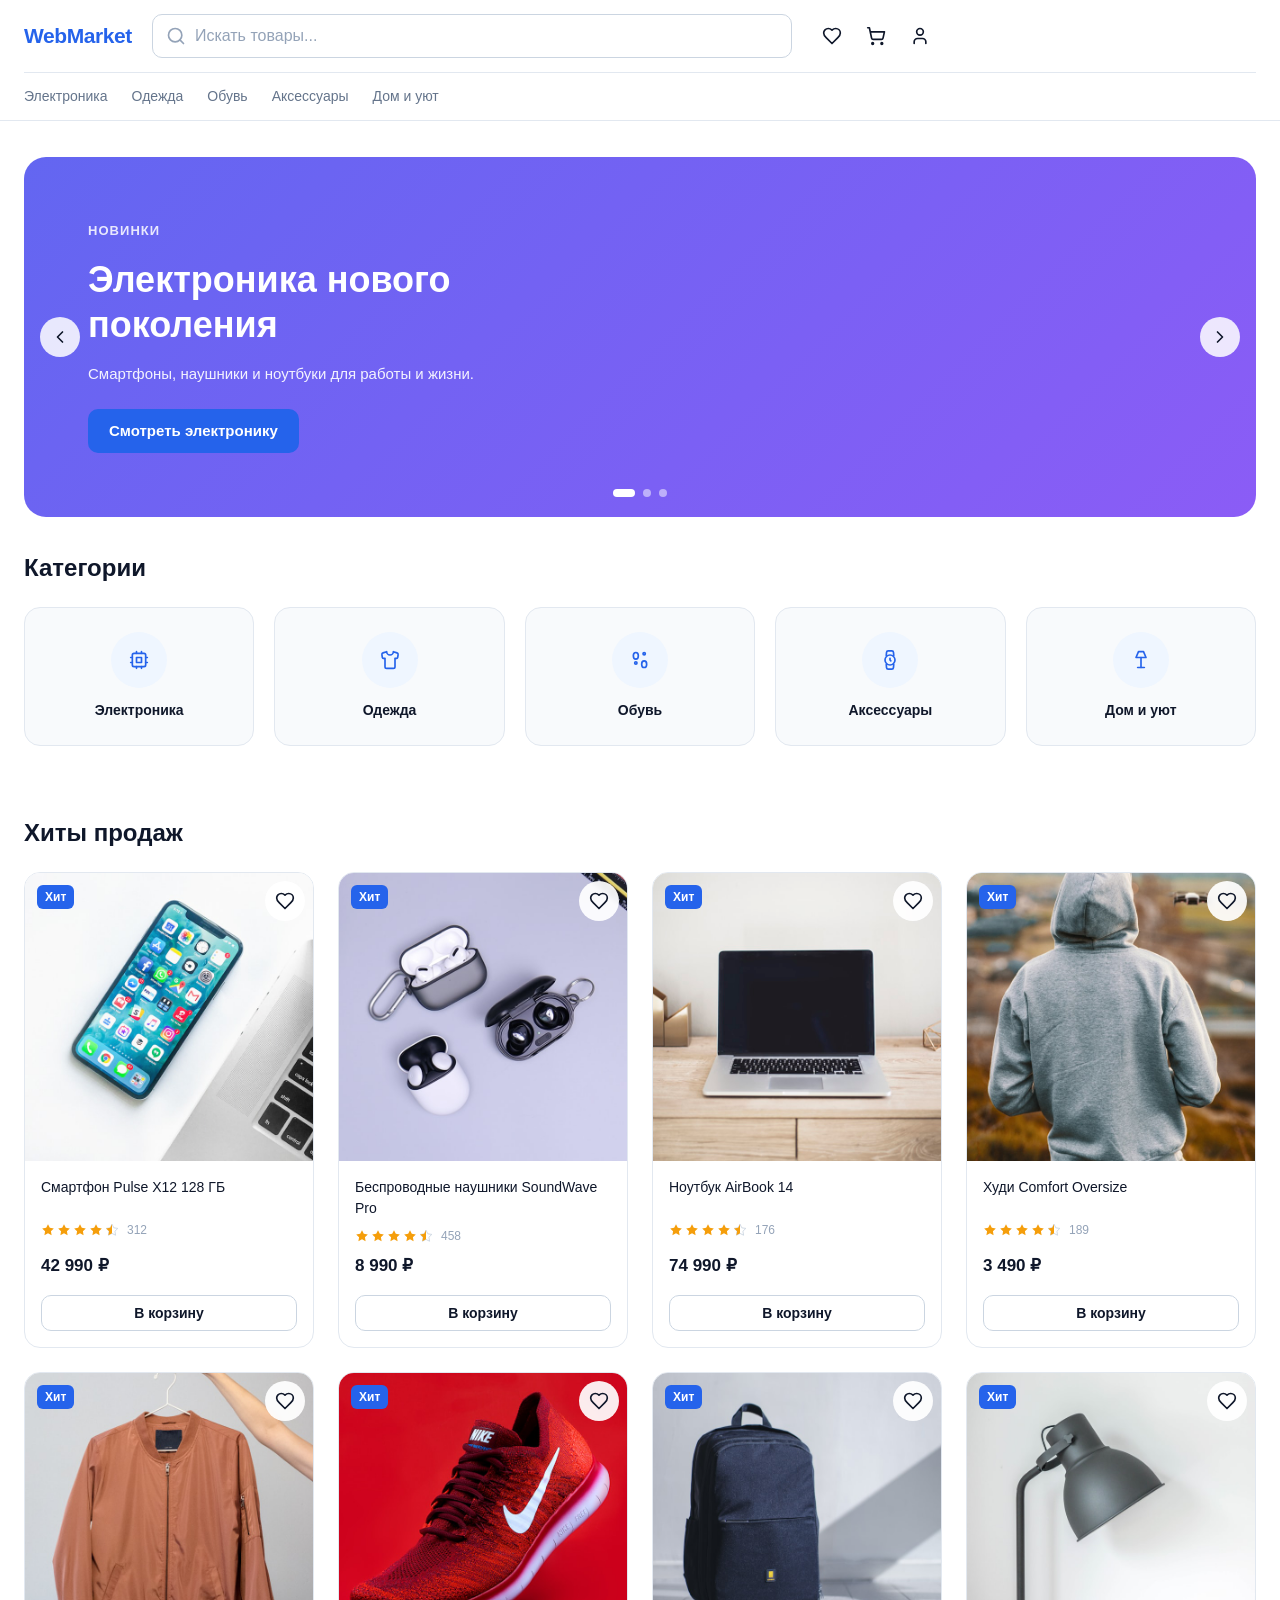
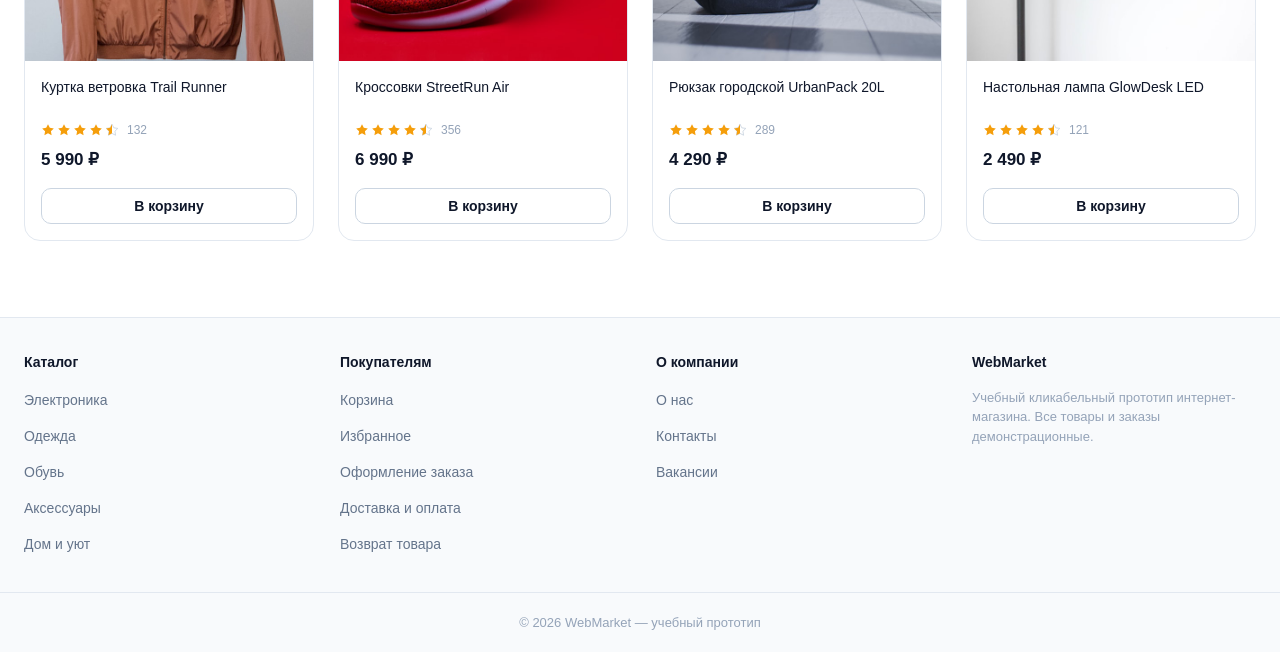
<file: index.html>
<!DOCTYPE html>
<html lang="ru">
<head>
<meta charset="UTF-8">
<meta name="viewport" content="width=device-width, initial-scale=1.0">
<title>WebMarket — интернет-магазин</title>
<link rel="icon" href="data:,">
<link rel="stylesheet" href="css/style.css">
</head>
<body>
<div id="site-header"></div>
<main id="main-content" class="container"></main>
<div id="site-footer"></div>
<script defer src="js/products.js"></script>
<script defer src="js/state.js"></script>
<script defer src="js/app.js"></script>
<script defer src="js/index.js"></script>
</body>
</html>
</file>
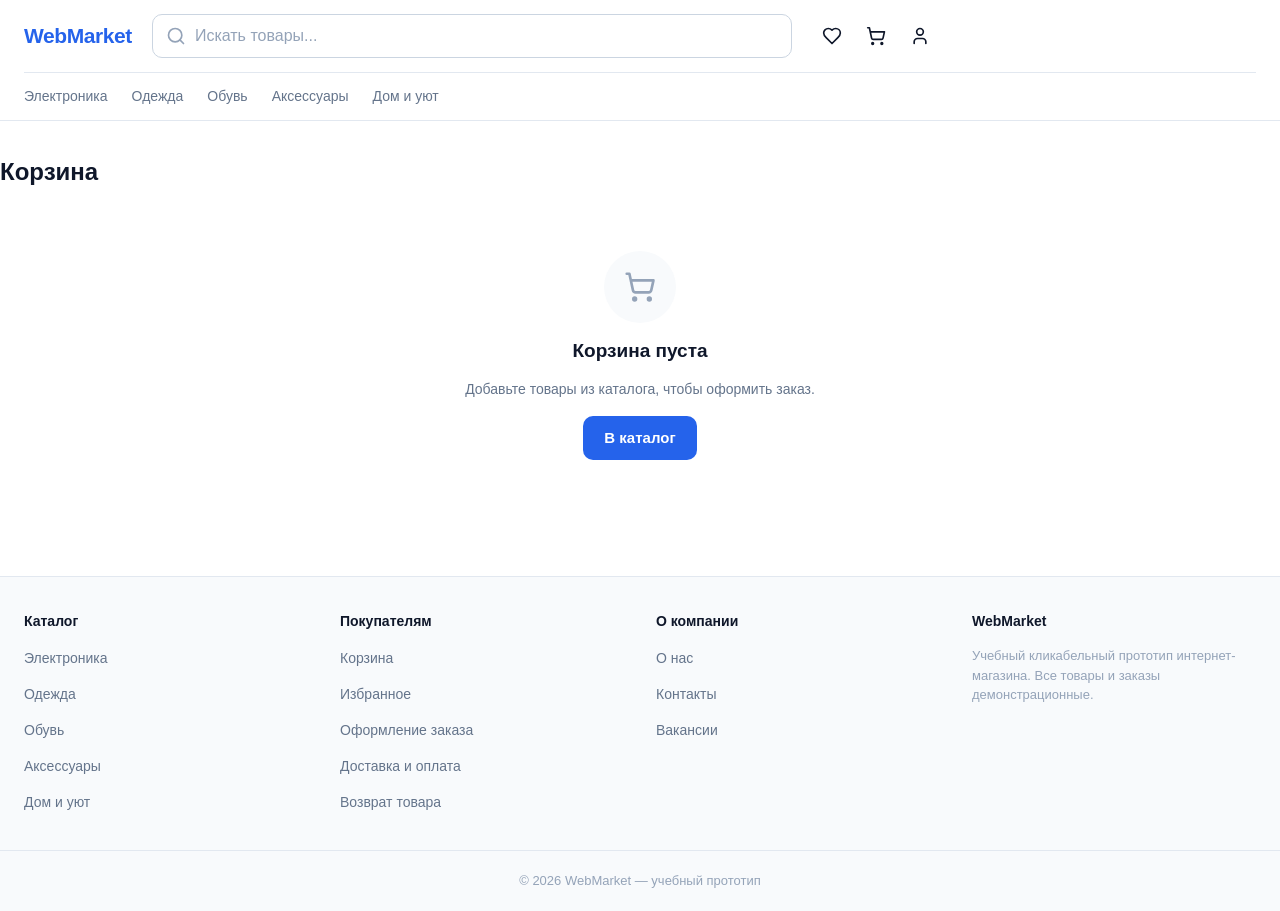
<file: cart.html>
<!DOCTYPE html>
<html lang="ru">
<head>
<meta charset="UTF-8">
<meta name="viewport" content="width=device-width, initial-scale=1.0">
<title>Корзина — WebMarket</title>
<link rel="icon" href="data:,">
<link rel="stylesheet" href="css/style.css">
</head>
<body>
<div id="site-header"></div>
<main id="main-content" class="container section"></main>
<div id="site-footer"></div>
<script defer src="js/products.js"></script>
<script defer src="js/state.js"></script>
<script defer src="js/app.js"></script>
<script defer src="js/cart.js"></script>
</body>
</html>
</file>
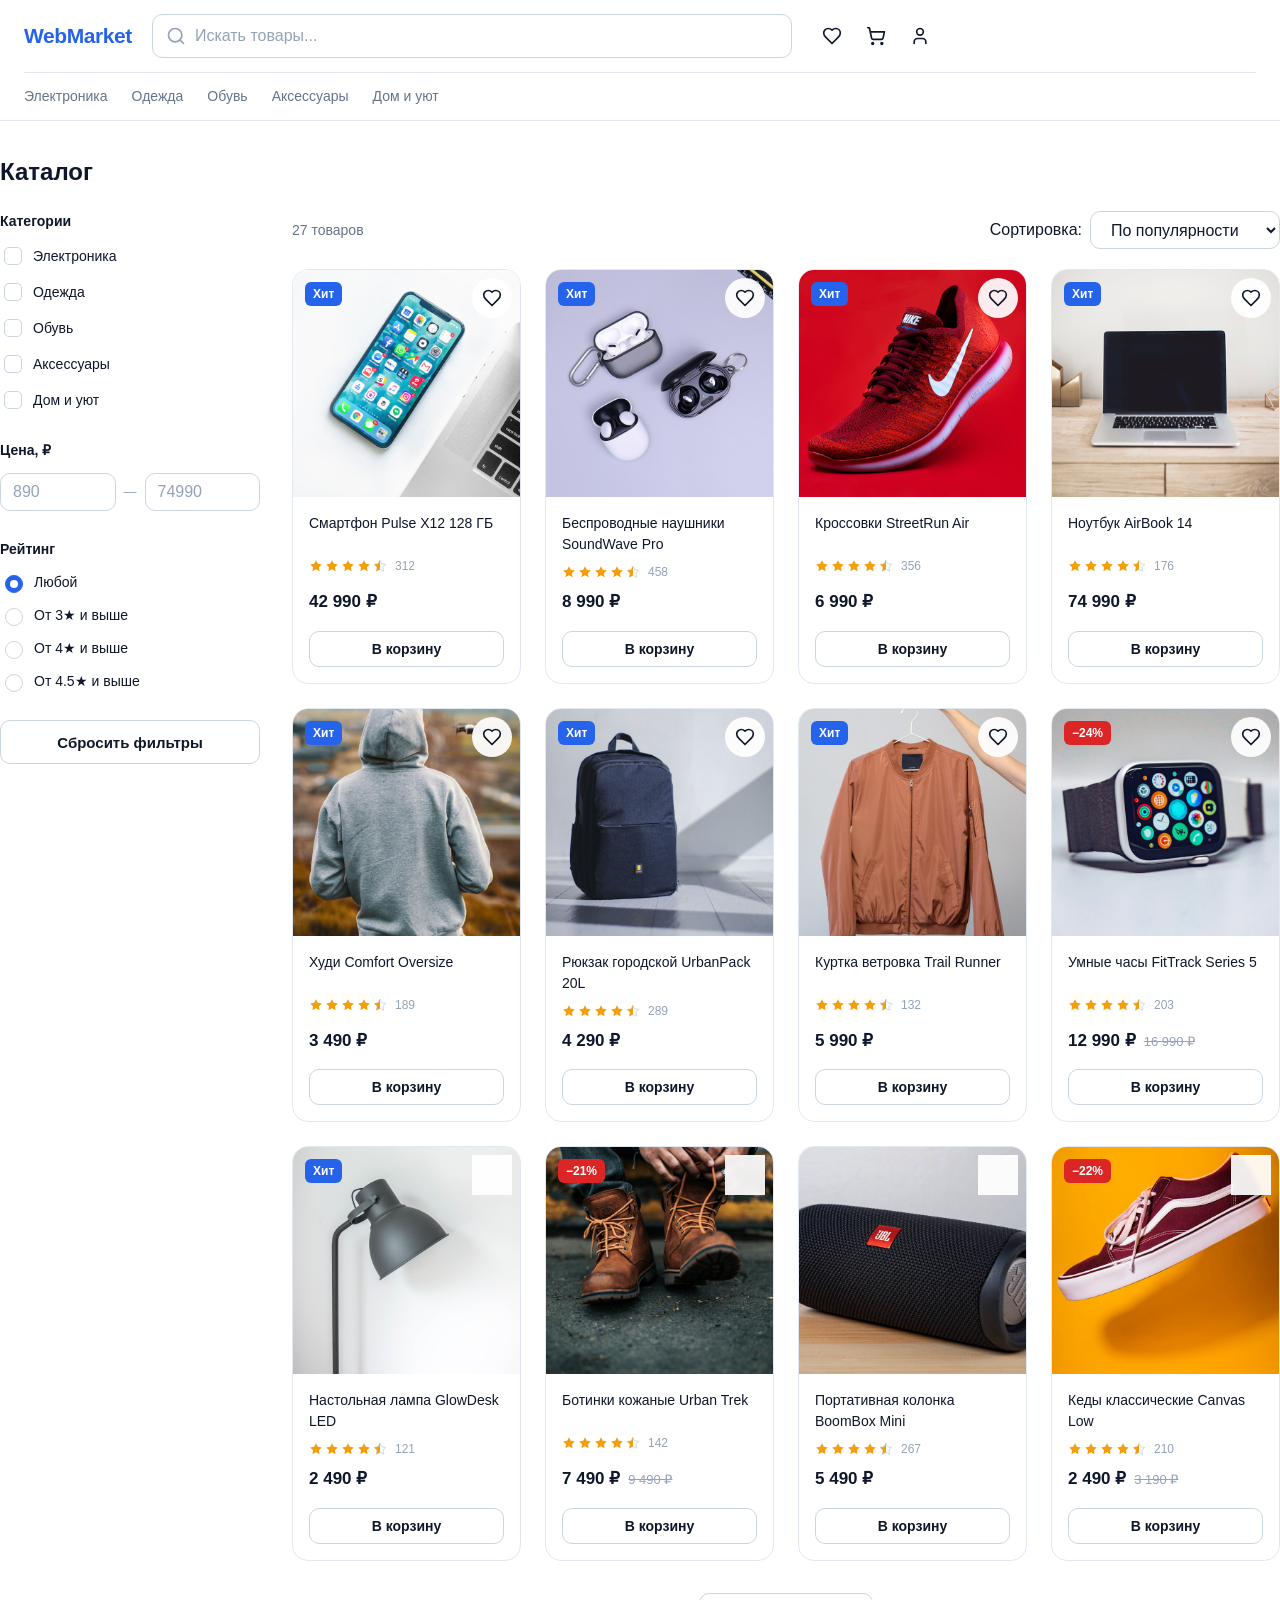
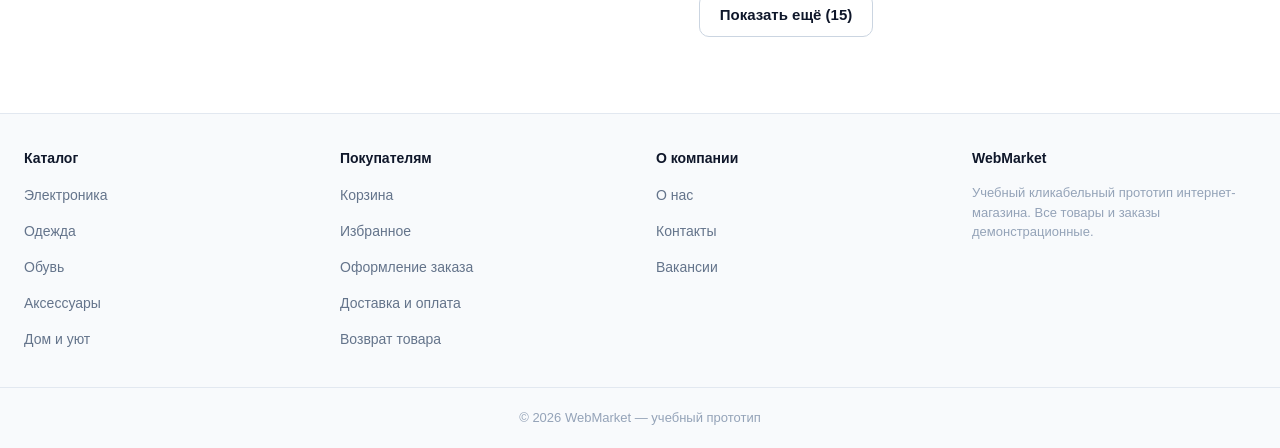
<file: catalog.html>
<!DOCTYPE html>
<html lang="ru">
<head>
<meta charset="UTF-8">
<meta name="viewport" content="width=device-width, initial-scale=1.0">
<title>Каталог — WebMarket</title>
<link rel="icon" href="data:,">
<link rel="stylesheet" href="css/style.css">
</head>
<body>
<div id="site-header"></div>
<main id="main-content" class="container section"></main>
<div id="site-footer"></div>
<script defer src="js/products.js"></script>
<script defer src="js/state.js"></script>
<script defer src="js/app.js"></script>
<script defer src="js/catalog.js"></script>
</body>
</html>
</file>
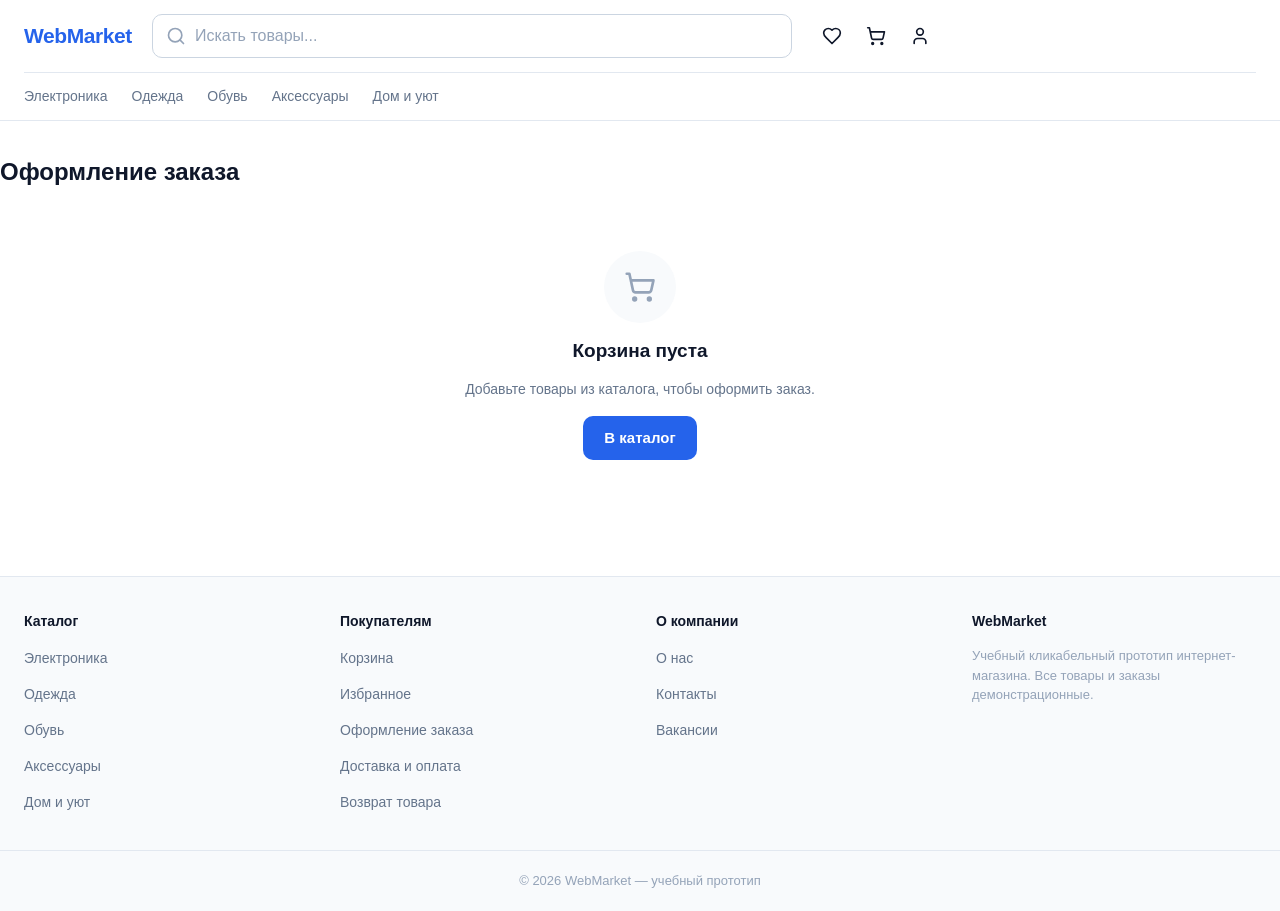
<file: checkout.html>
<!DOCTYPE html>
<html lang="ru">
<head>
<meta charset="UTF-8">
<meta name="viewport" content="width=device-width, initial-scale=1.0">
<title>Оформление заказа — WebMarket</title>
<link rel="icon" href="data:,">
<link rel="stylesheet" href="css/style.css">
</head>
<body>
<div id="site-header"></div>
<main id="main-content" class="container section"></main>
<div id="site-footer"></div>
<script defer src="js/products.js"></script>
<script defer src="js/state.js"></script>
<script defer src="js/app.js"></script>
<script defer src="js/checkout.js"></script>
</body>
</html>
</file>
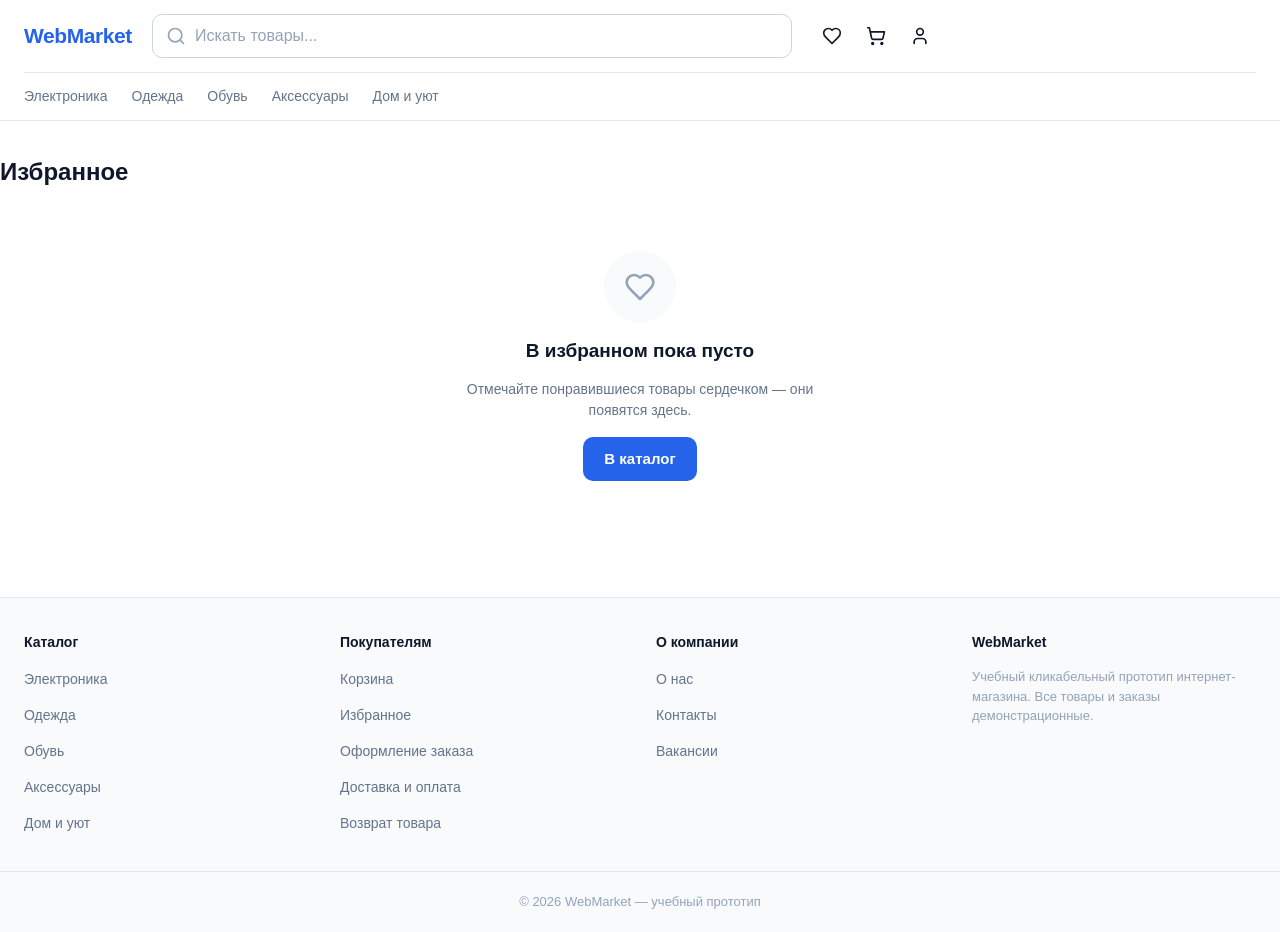
<file: favorites.html>
<!DOCTYPE html>
<html lang="ru">
<head>
<meta charset="UTF-8">
<meta name="viewport" content="width=device-width, initial-scale=1.0">
<title>Избранное — WebMarket</title>
<link rel="icon" href="data:,">
<link rel="stylesheet" href="css/style.css">
</head>
<body>
<div id="site-header"></div>
<main id="main-content" class="container section"></main>
<div id="site-footer"></div>
<script defer src="js/products.js"></script>
<script defer src="js/state.js"></script>
<script defer src="js/app.js"></script>
<script defer src="js/favorites.js"></script>
</body>
</html>
</file>
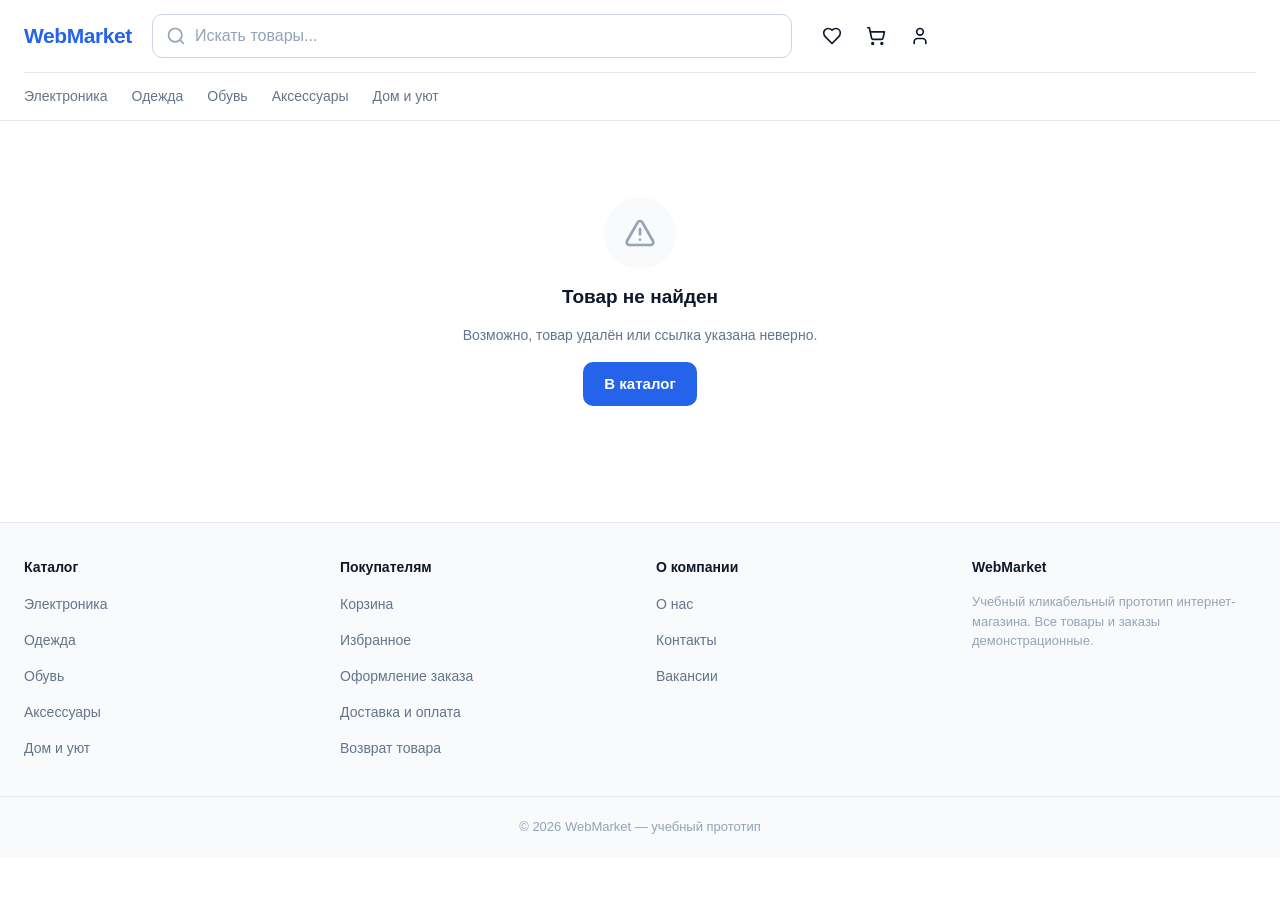
<file: product.html>
<!DOCTYPE html>
<html lang="ru">
<head>
<meta charset="UTF-8">
<meta name="viewport" content="width=device-width, initial-scale=1.0">
<title>Товар — WebMarket</title>
<link rel="icon" href="data:,">
<link rel="stylesheet" href="css/style.css">
</head>
<body>
<div id="site-header"></div>
<main id="main-content" class="container section"></main>
<div id="site-footer"></div>
<script defer src="js/products.js"></script>
<script defer src="js/state.js"></script>
<script defer src="js/app.js"></script>
<script defer src="js/product.js"></script>
</body>
</html>
</file>
<file: css/style.css>
/* ==========================================================================
   WebMarket — design tokens & styles
   ========================================================================== */

:root {
  --color-accent: #2563eb;
  --color-accent-hover: #1d4ed8;
  --color-accent-active: #1e40af;
  --color-accent-soft: #eff6ff;
  --color-accent-soft-hover: #dbeafe;

  --color-danger: #dc2626;
  --color-danger-hover: #b91c1c;
  --color-danger-soft: #fef2f2;

  --color-success: #16a34a;
  --color-success-soft: #f0fdf4;

  --color-warning: #d97706;
  --color-warning-soft: #fffbeb;

  --color-bg: #ffffff;
  --color-bg-subtle: #f8fafc;
  --color-surface: #ffffff;
  --color-border: #e2e8f0;
  --color-border-strong: #cbd5e1;

  --color-text: #0f172a;
  --color-text-secondary: #64748b;
  --color-text-muted: #94a3b8;
  --color-text-on-accent: #ffffff;

  --radius-sm: 6px;
  --radius-md: 10px;
  --radius-lg: 16px;
  --radius-xl: 22px;
  --radius-full: 999px;

  --shadow-sm: 0 1px 2px rgba(15, 23, 42, .06), 0 1px 1px rgba(15, 23, 42, .04);
  --shadow-md: 0 6px 16px rgba(15, 23, 42, .08), 0 2px 4px rgba(15, 23, 42, .04);
  --shadow-lg: 0 16px 40px rgba(15, 23, 42, .14), 0 4px 10px rgba(15, 23, 42, .06);

  --sp-1: 4px;
  --sp-2: 8px;
  --sp-3: 12px;
  --sp-4: 16px;
  --sp-5: 20px;
  --sp-6: 24px;
  --sp-7: 28px;
  --sp-8: 32px;
  --sp-9: 36px;
  --sp-10: 40px;

  --font: -apple-system, BlinkMacSystemFont, "Segoe UI", Roboto, Helvetica, Arial, sans-serif;
  --header-height: 120px;
  --container-w: 1280px;
  --transition: 160ms ease;
}

/* ==========================================================================
   Reset & base
   ========================================================================== */

*, *::before, *::after { box-sizing: border-box; }

/* author display rules (flex/grid) must never override the hidden attribute */
[hidden] { display: none !important; }

html { -webkit-text-size-adjust: 100%; }

body {
  margin: 0;
  font-family: var(--font);
  font-weight: 400;
  color: var(--color-text);
  background: var(--color-bg);
  line-height: 1.5;
  -webkit-font-smoothing: antialiased;
}

h1, h2, h3, h4, h5, h6 { margin: 0; font-weight: 600; line-height: 1.25; }
p { margin: 0; }
ul { margin: 0; padding: 0; list-style: none; }
a { color: inherit; text-decoration: none; }
button { font-family: inherit; }
img { max-width: 100%; display: block; }
input, select, textarea { font-family: inherit; font-size: inherit; color: inherit; }
table { border-collapse: collapse; width: 100%; }

.container {
  max-width: var(--container-w);
  margin: 0 auto;
  padding: 0 var(--sp-6);
}

main { display: block; min-height: 40vh; }

.visually-hidden {
  position: absolute;
  width: 1px; height: 1px;
  padding: 0; margin: -1px;
  overflow: hidden;
  clip: rect(0, 0, 0, 0);
  white-space: nowrap;
  border: 0;
}

:focus-visible {
  outline: 2px solid var(--color-accent);
  outline-offset: 2px;
}

.overflow-wrap-anywhere { overflow-wrap: anywhere; }

svg.icon { width: 20px; height: 20px; flex: none; display: block; }

/* ==========================================================================
   Buttons
   ========================================================================== */

.btn {
  display: inline-flex;
  align-items: center;
  justify-content: center;
  gap: var(--sp-2);
  height: 44px;
  padding: 0 var(--sp-5);
  border-radius: var(--radius-md);
  border: 1px solid transparent;
  font-size: 15px;
  font-weight: 600;
  cursor: pointer;
  transition: background var(--transition), border-color var(--transition), color var(--transition), box-shadow var(--transition), opacity var(--transition);
  white-space: nowrap;
}

.btn-block { width: 100%; }
.btn-sm { height: 36px; padding: 0 var(--sp-4); font-size: 14px; }
.btn-lg { height: 52px; padding: 0 var(--sp-7); font-size: 16px; }

.btn-primary {
  background: var(--color-accent);
  color: var(--color-text-on-accent);
}
.btn-primary:hover { background: var(--color-accent-hover); }
.btn-primary:active { background: var(--color-accent-active); }

.btn-secondary {
  background: var(--color-surface);
  color: var(--color-text);
  border-color: var(--color-border-strong);
}
.btn-secondary:hover { background: var(--color-bg-subtle); border-color: var(--color-text-muted); }
.btn-secondary:active { background: var(--color-border); }

.btn-ghost {
  background: transparent;
  color: var(--color-accent);
}
.btn-ghost:hover { background: var(--color-accent-soft); }
.btn-ghost:active { background: var(--color-accent-soft-hover); }

.btn-danger-ghost { background: transparent; color: var(--color-danger); }
.btn-danger-ghost:hover { background: var(--color-danger-soft); }

.btn:disabled,
.btn[disabled] {
  cursor: not-allowed;
  opacity: .5;
  box-shadow: none;
}
.btn-primary:disabled { background: var(--color-text-muted); }
.btn-secondary:disabled:hover { background: var(--color-surface); border-color: var(--color-border-strong); }

.icon-btn {
  position: relative;
  display: inline-flex;
  align-items: center;
  justify-content: center;
  width: 40px;
  height: 40px;
  border-radius: var(--radius-full);
  border: none;
  background: transparent;
  color: var(--color-text);
  cursor: pointer;
  transition: background var(--transition), color var(--transition);
}
.icon-btn:hover { background: var(--color-bg-subtle); }
.icon-btn:active { background: var(--color-border); }
.icon-btn.is-active { color: var(--color-accent); }

.badge-count {
  position: absolute;
  top: 0;
  right: 0;
  min-width: 16px;
  height: 16px;
  padding: 0 4px;
  border-radius: var(--radius-full);
  background: var(--color-accent);
  color: #fff;
  font-size: 10px;
  font-weight: 600;
  line-height: 16px;
  text-align: center;
}
.badge-count[hidden] { display: none; }

/* ==========================================================================
   Forms
   ========================================================================== */

.field { display: flex; flex-direction: column; gap: var(--sp-2); }
.field-label { font-size: 13px; font-weight: 600; color: var(--color-text-secondary); }
.field-error { font-size: 13px; color: var(--color-danger); min-height: 16px; }

.input, .select {
  height: 44px;
  padding: 0 var(--sp-4);
  border: 1px solid var(--color-border-strong);
  border-radius: var(--radius-md);
  background: var(--color-surface);
  color: var(--color-text);
  width: 100%;
  transition: border-color var(--transition), box-shadow var(--transition);
}
.input::placeholder { color: var(--color-text-muted); }
.input:hover, .select:hover { border-color: var(--color-text-muted); }
.input:focus, .select:focus {
  outline: none;
  border-color: var(--color-accent);
  box-shadow: 0 0 0 3px var(--color-accent-soft);
}
.input.is-invalid { border-color: var(--color-danger); }
.input.is-invalid:focus { box-shadow: 0 0 0 3px var(--color-danger-soft); }

.input-row { display: grid; gap: var(--sp-4); }
.input-row-2 { grid-template-columns: 1fr 1fr; }
.input-row-3 { grid-template-columns: 2fr 1fr 1fr; }

.checkbox, .radio {
  display: inline-flex;
  align-items: center;
  gap: var(--sp-2);
  cursor: pointer;
  font-size: 14px;
  color: var(--color-text);
  user-select: none;
}
.checkbox input, .radio input {
  appearance: none;
  -webkit-appearance: none;
  width: 18px;
  height: 18px;
  flex: none;
  border: 1.5px solid var(--color-border-strong);
  background: var(--color-surface);
  cursor: pointer;
  position: relative;
  transition: border-color var(--transition), background var(--transition);
}
.checkbox input { border-radius: 5px; }
.radio input { border-radius: 50%; }
.checkbox input:hover, .radio input:hover { border-color: var(--color-accent); }
.checkbox input:checked, .radio input:checked { border-color: var(--color-accent); background: var(--color-accent); }
.checkbox input:checked::after {
  content: "";
  position: absolute;
  left: 5px; top: 1px;
  width: 5px; height: 9px;
  border: solid #fff;
  border-width: 0 2px 2px 0;
  transform: rotate(45deg);
}
.radio input:checked::after {
  content: "";
  position: absolute;
  left: 50%; top: 50%;
  width: 8px; height: 8px;
  background: #fff;
  border-radius: 50%;
  transform: translate(-50%, -50%);
}

/* ==========================================================================
   Pills & Tabs
   ========================================================================== */

.pill-group { display: flex; flex-wrap: wrap; gap: var(--sp-2); }

.pill {
  display: inline-flex;
  align-items: center;
  gap: var(--sp-2);
  min-width: 44px;
  height: 40px;
  padding: 0 var(--sp-4);
  border-radius: var(--radius-full);
  border: 1.5px solid var(--color-border-strong);
  background: var(--color-surface);
  color: var(--color-text);
  font-size: 14px;
  font-weight: 500;
  cursor: pointer;
  transition: border-color var(--transition), background var(--transition), color var(--transition);
}
.pill:hover { border-color: var(--color-accent); }
.pill.is-selected {
  border-color: var(--color-accent);
  background: var(--color-accent-soft);
  color: var(--color-accent-active);
}

.pill-color {
  width: 40px; height: 40px; min-width: 40px;
  padding: 0;
  border-radius: 50%;
  border: 2px solid var(--color-border);
  position: relative;
  cursor: pointer;
}
.pill-color > span {
  position: absolute; inset: 3px;
  border-radius: 50%;
  box-shadow: inset 0 0 0 1px rgba(15,23,42,.08);
}
.pill-color.is-selected { border-color: var(--color-accent); }
.pill-color.is-selected::after {
  content: "";
  position: absolute; inset: -5px;
  border-radius: 50%;
  border: 1.5px solid var(--color-accent);
}

.tabs { display: flex; gap: var(--sp-6); border-bottom: 1px solid var(--color-border); overflow-x: auto; }
.tab {
  padding: var(--sp-3) var(--sp-1);
  margin-bottom: -1px;
  border-bottom: 2px solid transparent;
  background: none;
  border-top: none; border-left: none; border-right: none;
  color: var(--color-text-secondary);
  font-size: 15px;
  font-weight: 600;
  cursor: pointer;
  white-space: nowrap;
  transition: color var(--transition), border-color var(--transition);
}
.tab:hover { color: var(--color-text); }
.tab.is-active { color: var(--color-accent); border-color: var(--color-accent); }
.tab-panel { padding-top: var(--sp-6); }
.tab-panel[hidden] { display: none; }

/* ==========================================================================
   Badges
   ========================================================================== */

.badge {
  display: inline-flex;
  align-items: center;
  height: 24px;
  padding: 0 var(--sp-2);
  border-radius: var(--radius-sm);
  font-size: 12px;
  font-weight: 700;
}
.badge-hit { background: var(--color-accent); color: #fff; }
.badge-sale { background: var(--color-danger); color: #fff; }

/* ==========================================================================
   Toast
   ========================================================================== */

.toast-container {
  position: fixed;
  top: var(--sp-6);
  right: var(--sp-6);
  z-index: 1000;
  display: flex;
  flex-direction: column;
  gap: var(--sp-2);
  max-width: calc(100vw - 32px);
}

.toast {
  display: flex;
  align-items: center;
  gap: var(--sp-3);
  min-width: 260px;
  max-width: 360px;
  padding: var(--sp-3) var(--sp-4);
  border-radius: var(--radius-md);
  background: var(--color-text);
  color: #fff;
  box-shadow: var(--shadow-lg);
  font-size: 14px;
  font-weight: 500;
  animation: toast-in 200ms ease;
}
.toast-success { background: #14532d; }
.toast-error { background: #7f1d1d; }
.toast.is-leaving { animation: toast-out 160ms ease forwards; }
.toast svg { flex: none; }

@keyframes toast-in {
  from { opacity: 0; transform: translateY(-8px); }
  to { opacity: 1; transform: translateY(0); }
}
@keyframes toast-out {
  to { opacity: 0; transform: translateY(-8px); }
}

/* ==========================================================================
   Modal
   ========================================================================== */

.modal-overlay {
  position: fixed;
  inset: 0;
  background: rgba(15, 23, 42, .5);
  display: flex;
  align-items: center;
  justify-content: center;
  padding: var(--sp-4);
  z-index: 1100;
  animation: fade-in 160ms ease;
}
.modal-overlay[hidden] { display: none; }

.modal {
  width: 100%;
  max-width: 400px;
  background: var(--color-surface);
  border-radius: var(--radius-lg);
  box-shadow: var(--shadow-lg);
  padding: var(--sp-7);
  position: relative;
  animation: modal-in 200ms ease;
}

@keyframes fade-in { from { opacity: 0; } to { opacity: 1; } }
@keyframes modal-in {
  from { opacity: 0; transform: translateY(12px) scale(.98); }
  to { opacity: 1; transform: translateY(0) scale(1); }
}

.modal-close {
  position: absolute;
  top: var(--sp-4);
  right: var(--sp-4);
}

.modal-title { font-size: 20px; margin-bottom: var(--sp-5); }
.modal form { display: flex; flex-direction: column; gap: var(--sp-4); }
.modal-hint { font-size: 13px; color: var(--color-text-muted); text-align: center; }

/* ==========================================================================
   Skeleton
   ========================================================================== */

.skeleton {
  position: relative;
  overflow: hidden;
  background: var(--color-border);
  border-radius: var(--radius-md);
}
.skeleton::after {
  content: "";
  position: absolute; inset: 0;
  transform: translateX(-100%);
  background: linear-gradient(90deg, transparent, rgba(255,255,255,.6), transparent);
  animation: shimmer 1.4s infinite;
}
@keyframes shimmer { 100% { transform: translateX(100%); } }

.skeleton-card { display: flex; flex-direction: column; gap: var(--sp-3); border: 1px solid var(--color-border); border-radius: var(--radius-lg); overflow: hidden; background: var(--color-surface); }
.skeleton-card-body { display: flex; flex-direction: column; gap: var(--sp-2); padding: 0 var(--sp-4) var(--sp-4); }
.skeleton-img { aspect-ratio: 1 / 1; border-radius: 0; }
.skeleton-line { height: 14px; width: 100%; border-radius: var(--radius-sm); }
.skeleton-line.w-60 { width: 60%; }
.skeleton-line.w-40 { width: 40%; }

/* ==========================================================================
   Stepper (checkout)
   ========================================================================== */

.stepper {
  display: flex;
  align-items: center;
  justify-content: center;
  gap: var(--sp-2);
  margin-bottom: var(--sp-8);
}
.stepper-step {
  display: flex;
  align-items: center;
  gap: var(--sp-2);
  background: none;
  border: none;
  padding: var(--sp-2);
  cursor: default;
  color: var(--color-text-muted);
  font-weight: 600;
  font-size: 14px;
}
.stepper-step.is-clickable { cursor: pointer; }
.stepper-step.is-clickable:hover .stepper-dot { border-color: var(--color-accent); }
.stepper-dot {
  display: inline-flex;
  align-items: center;
  justify-content: center;
  width: 28px; height: 28px;
  border-radius: 50%;
  border: 1.5px solid var(--color-border-strong);
  font-size: 13px;
  transition: all var(--transition);
}
.stepper-dot svg { width: 14px; height: 14px; }
.stepper-step.is-done .stepper-dot { background: var(--color-accent); border-color: var(--color-accent); color: #fff; }
.stepper-step.is-active .stepper-dot { border-color: var(--color-accent); color: var(--color-accent); }
.stepper-step.is-done, .stepper-step.is-active { color: var(--color-text); }
.stepper-sep { width: 32px; height: 1.5px; background: var(--color-border-strong); }
.stepper-sep.is-done { background: var(--color-accent); }

.step-panel[hidden] { display: none; }

/* ==========================================================================
   Layout helpers
   ========================================================================== */

.section { padding: var(--sp-9) 0; }
.section-head {
  display: flex;
  align-items: baseline;
  justify-content: space-between;
  margin-bottom: var(--sp-6);
  gap: var(--sp-4);
}
.section-title { font-size: 24px; }

.breadcrumbs {
  display: flex;
  flex-wrap: wrap;
  gap: var(--sp-2);
  font-size: 13px;
  color: var(--color-text-muted);
  margin-bottom: var(--sp-5);
}
.breadcrumbs a:hover { color: var(--color-accent); }

/* ==========================================================================
   Header
   ========================================================================== */

#site-header { display: block; min-height: var(--header-height); }
#site-footer { display: block; min-height: 280px; }

.site-header {
  position: sticky;
  top: 0;
  z-index: 900;
  background: var(--color-surface);
  border-bottom: 1px solid var(--color-border);
}
.header-inner {
  display: flex;
  align-items: center;
  gap: var(--sp-5);
  height: 72px;
}
.logo {
  font-size: 21px;
  font-weight: 700;
  color: var(--color-accent);
  flex: none;
  letter-spacing: -.02em;
}
.burger { display: none; flex: none; }

.header-search { position: relative; flex: 1; max-width: 640px; }
.header-search .input { padding-left: 42px; }
.header-search-icon {
  position: absolute;
  left: 14px; top: 50%;
  transform: translateY(-50%);
  color: var(--color-text-muted);
  pointer-events: none;
}

.search-suggest {
  position: absolute;
  top: calc(100% + 8px);
  left: 0; right: 0;
  background: var(--color-surface);
  border: 1px solid var(--color-border);
  border-radius: var(--radius-md);
  box-shadow: var(--shadow-lg);
  overflow: hidden;
  z-index: 950;
  max-height: 420px;
  overflow-y: auto;
}
.search-suggest[hidden] { display: none; }

.suggest-item {
  display: flex;
  align-items: center;
  gap: var(--sp-3);
  padding: var(--sp-2) var(--sp-4);
  cursor: pointer;
  color: var(--color-text);
}
.suggest-item:hover, .suggest-item.is-active { background: var(--color-bg-subtle); }
.suggest-thumb { width: 36px; height: 36px; border-radius: var(--radius-sm); flex: none; object-fit: cover; }
.suggest-title { flex: 1; font-size: 14px; overflow-wrap: anywhere; }
.suggest-price { font-size: 14px; font-weight: 600; color: var(--color-text-secondary); flex: none; }
.suggest-empty { padding: var(--sp-4); color: var(--color-text-muted); font-size: 14px; text-align: center; }

.header-actions { display: flex; align-items: center; gap: var(--sp-1); flex: none; }

.category-nav {
  display: flex;
  gap: var(--sp-6);
  height: 48px;
  align-items: center;
  border-top: 1px solid var(--color-border);
  overflow-x: auto;
}
.category-nav a {
  font-size: 14px;
  font-weight: 500;
  color: var(--color-text-secondary);
  white-space: nowrap;
  transition: color var(--transition);
}
.category-nav a:hover, .category-nav a.is-active { color: var(--color-accent); }

/* Mobile drawer */
.drawer-overlay {
  position: fixed; inset: 0;
  background: rgba(15,23,42,.5);
  z-index: 1000;
  animation: fade-in 160ms ease;
}
.drawer-overlay[hidden] { display: none; }

.mobile-drawer {
  position: fixed;
  top: 0; left: 0; bottom: 0;
  width: 82%;
  max-width: 320px;
  background: var(--color-surface);
  z-index: 1001;
  padding: var(--sp-6);
  overflow-y: auto;
  box-shadow: var(--shadow-lg);
  animation: drawer-in 200ms ease;
  display: flex;
  flex-direction: column;
  gap: var(--sp-6);
}
.mobile-drawer[hidden] { display: none; }
@keyframes drawer-in {
  from { transform: translateX(-16px); opacity: 0; }
  to { transform: translateX(0); opacity: 1; }
}
.drawer-head { display: flex; align-items: center; justify-content: space-between; }
.drawer-nav { display: flex; flex-direction: column; gap: var(--sp-1); }
.drawer-nav a {
  padding: var(--sp-3) var(--sp-2);
  font-size: 15px;
  font-weight: 500;
  border-radius: var(--radius-sm);
}
.drawer-nav a:hover { background: var(--color-bg-subtle); }
.drawer-sep { height: 1px; background: var(--color-border); border: none; margin: 0; }

/* ==========================================================================
   Footer
   ========================================================================== */

.site-footer { background: var(--color-bg-subtle); border-top: 1px solid var(--color-border); margin-top: var(--sp-10); }
.footer-inner {
  display: grid;
  grid-template-columns: repeat(4, 1fr);
  gap: var(--sp-8);
  padding: var(--sp-9) var(--sp-6);
}
.footer-col h4 { font-size: 14px; margin-bottom: var(--sp-4); }
.footer-col ul { display: flex; flex-direction: column; gap: var(--sp-3); }
.footer-col a { font-size: 14px; color: var(--color-text-secondary); }
.footer-col a:hover { color: var(--color-accent); }
.footer-col p { font-size: 13px; color: var(--color-text-muted); }
.footer-bottom {
  border-top: 1px solid var(--color-border);
  padding: var(--sp-5) var(--sp-6);
  text-align: center;
  font-size: 13px;
  color: var(--color-text-muted);
}

/* ==========================================================================
   Product card & grids
   ========================================================================== */

.grid {
  display: grid;
  gap: var(--sp-6);
  grid-template-columns: repeat(3, 1fr);
}
.grid-4 { grid-template-columns: repeat(4, 1fr); }

.product-card {
  display: flex;
  flex-direction: column;
  background: var(--color-surface);
  border-radius: var(--radius-lg);
  border: 1px solid var(--color-border);
  overflow: hidden;
  transition: box-shadow var(--transition), border-color var(--transition), transform var(--transition);
  position: relative;
}
.product-card:hover { box-shadow: var(--shadow-md); border-color: transparent; transform: translateY(-2px); }

.product-card-media { position: relative; aspect-ratio: 1 / 1; background: var(--color-bg-subtle); }
.product-card-media img { width: 100%; height: 100%; object-fit: cover; }
.product-card-badges { position: absolute; top: var(--sp-3); left: var(--sp-3); display: flex; gap: var(--sp-2); }
.product-card-fav {
  position: absolute;
  top: var(--sp-2);
  right: var(--sp-2);
  background: rgba(255,255,255,.92);
  backdrop-filter: blur(2px);
}
.product-card-fav:hover { background: #fff; }

.product-card-body { display: flex; flex-direction: column; gap: var(--sp-2); padding: var(--sp-4); flex: 1; }
.product-card-title {
  font-size: 14px;
  font-weight: 500;
  overflow-wrap: anywhere;
  display: -webkit-box;
  -webkit-line-clamp: 2;
  -webkit-box-orient: vertical;
  overflow: hidden;
  min-height: 2.6em;
}
.product-card-title:hover { color: var(--color-accent); }
.product-card-rating { display: flex; align-items: center; gap: var(--sp-2); font-size: 12px; color: var(--color-text-muted); }
.product-card-price { display: flex; align-items: baseline; gap: var(--sp-2); margin-top: auto; }
.price { font-size: 17px; font-weight: 700; }
.price-old { font-size: 13px; color: var(--color-text-muted); text-decoration: line-through; }
.product-card-actions { padding: 0 var(--sp-4) var(--sp-4); }

/* Rating stars */
.stars { display: inline-flex; gap: 2px; flex: none; }
.stars svg { width: 14px; height: 14px; }
.stars svg.star-full { fill: #f59e0b; stroke: none; }
.stars svg.star-empty { fill: none; stroke: currentColor; stroke-width: 1.5; color: var(--color-border-strong); }
.star-half { position: relative; display: inline-flex; width: 14px; height: 14px; flex: none; }
.star-half svg { position: absolute; top: 0; left: 0; }
.star-half-fill { clip-path: inset(0 50% 0 0); }
.stars-lg svg { width: 20px; height: 20px; }
.stars-lg .star-half { width: 20px; height: 20px; }

/* ==========================================================================
   Empty states
   ========================================================================== */

.empty-state {
  display: flex;
  flex-direction: column;
  align-items: center;
  text-align: center;
  gap: var(--sp-4);
  padding: var(--sp-10) var(--sp-6);
  color: var(--color-text-secondary);
}
.empty-state-icon {
  width: 72px; height: 72px;
  border-radius: 50%;
  background: var(--color-bg-subtle);
  display: flex; align-items: center; justify-content: center;
  color: var(--color-text-muted);
}
.empty-state-icon svg { width: 32px; height: 32px; }
.empty-state h2 { font-size: 19px; color: var(--color-text); }
.empty-state p { max-width: 360px; font-size: 14px; }

/* ==========================================================================
   Banner slider (home)
   ========================================================================== */

.slider {
  position: relative;
  border-radius: var(--radius-xl);
  overflow: hidden;
  height: 360px;
}
.slider-track { display: flex; width: 100%; height: 100%; transition: transform 420ms ease; }
.slide {
  flex: none;
  width: 100%;
  min-width: 0;
  height: 100%;
  display: flex;
  flex-direction: column;
  justify-content: center;
  gap: var(--sp-4);
  padding: var(--sp-9) 64px;
  color: #fff;
  overflow: hidden;
}
.slide-eyebrow { font-size: 13px; font-weight: 700; text-transform: uppercase; letter-spacing: .08em; opacity: .85; }
.slide-title { font-size: 36px; max-width: 520px; }
.slide-text { font-size: 15px; max-width: 460px; opacity: .92; }
.slide .btn { width: fit-content; margin-top: var(--sp-2); }

.slider-arrow {
  position: absolute;
  top: 50%; transform: translateY(-50%);
  background: rgba(255,255,255,.85);
  color: var(--color-text);
  z-index: 10;
}
.slider-arrow:hover { background: #fff; }
.slider-prev { left: var(--sp-4); }
.slider-next { right: var(--sp-4); }

.slider-dots {
  position: absolute;
  bottom: var(--sp-5);
  left: 50%;
  transform: translateX(-50%);
  display: flex;
  gap: var(--sp-2);
  z-index: 10;
}
.slider-dot {
  width: 8px; height: 8px;
  border-radius: 50%;
  background: rgba(255,255,255,.5);
  border: none;
  padding: 0;
  cursor: pointer;
  transition: background var(--transition), width var(--transition);
}
.slider-dot.is-active { background: #fff; width: 22px; border-radius: var(--radius-full); }

/* ==========================================================================
   Category tiles (home)
   ========================================================================== */

.cat-tiles { display: grid; grid-template-columns: repeat(5, 1fr); gap: var(--sp-5); }
.cat-tile {
  display: flex;
  flex-direction: column;
  align-items: center;
  gap: var(--sp-3);
  padding: var(--sp-6) var(--sp-3);
  border-radius: var(--radius-lg);
  background: var(--color-bg-subtle);
  border: 1px solid var(--color-border);
  transition: border-color var(--transition), transform var(--transition), box-shadow var(--transition);
  text-align: center;
}
.cat-tile:hover { border-color: var(--color-accent); transform: translateY(-2px); box-shadow: var(--shadow-sm); }
.cat-tile-icon {
  width: 56px; height: 56px;
  border-radius: 50%;
  background: var(--color-accent-soft);
  color: var(--color-accent);
  display: flex; align-items: center; justify-content: center;
}
.cat-tile span { font-size: 14px; font-weight: 600; }

/* ==========================================================================
   Catalog page
   ========================================================================== */

.catalog-layout { display: grid; grid-template-columns: 260px 1fr; gap: var(--sp-8); align-items: start; }

.filters { display: flex; flex-direction: column; gap: var(--sp-7); position: sticky; top: calc(var(--header-height) + var(--sp-4)); }
.filter-group { display: flex; flex-direction: column; gap: var(--sp-3); }
.filter-title { font-size: 14px; font-weight: 700; }
.filter-options { display: flex; flex-direction: column; gap: var(--sp-3); }
.filter-price { display: flex; align-items: center; gap: var(--sp-2); }
.filter-price .input { height: 38px; padding: 0 var(--sp-3); }
.filter-price span { color: var(--color-text-muted); font-size: 13px; }

.catalog-toolbar {
  display: flex;
  align-items: center;
  justify-content: space-between;
  gap: var(--sp-4);
  margin-bottom: var(--sp-5);
  flex-wrap: wrap;
}
.result-count { font-size: 14px; color: var(--color-text-secondary); }
.sort-control { display: flex; align-items: center; gap: var(--sp-2); }
.sort-control .select { width: auto; height: 38px; }

.filters-toggle-btn { display: none; }
.filters-apply-btn { display: none; }

.load-more-wrap { display: flex; justify-content: center; margin-top: var(--sp-8); }

/* ==========================================================================
   Product page
   ========================================================================== */

.product-layout { display: grid; grid-template-columns: 1fr 1fr; gap: var(--sp-9); }

.gallery-main {
  aspect-ratio: 1 / 1;
  border-radius: var(--radius-lg);
  overflow: hidden;
  background: var(--color-bg-subtle);
  margin-bottom: var(--sp-3);
}
.gallery-main img { width: 100%; height: 100%; object-fit: cover; }
.gallery-thumbs { display: grid; grid-template-columns: repeat(4, 1fr); gap: var(--sp-3); }
.gallery-thumb {
  aspect-ratio: 1 / 1;
  border-radius: var(--radius-md);
  overflow: hidden;
  border: 2px solid transparent;
  cursor: pointer;
  background: var(--color-bg-subtle);
  padding: 0;
}
.gallery-thumb.is-active { border-color: var(--color-accent); }
.gallery-thumb img { width: 100%; height: 100%; object-fit: cover; }

.product-info-title { font-size: 26px; margin-bottom: var(--sp-3); }
.product-info-rating { display: flex; align-items: center; gap: var(--sp-3); font-size: 14px; color: var(--color-text-secondary); margin-bottom: var(--sp-5); }
.product-info-rating a:hover { color: var(--color-accent); }
.product-info-price { display: flex; align-items: center; gap: var(--sp-3); margin-bottom: var(--sp-6); }
.product-info-price .price { font-size: 30px; }
.product-info-price .price-old { font-size: 16px; }

.option-group { margin-bottom: var(--sp-5); }
.option-group-label { font-size: 13px; font-weight: 600; color: var(--color-text-secondary); margin-bottom: var(--sp-3); display: block; }

.qty-stepper { display: inline-flex; align-items: center; border: 1.5px solid var(--color-border-strong); border-radius: var(--radius-md); height: 44px; }
.qty-stepper button {
  width: 42px; height: 100%;
  border: none; background: none;
  display: flex; align-items: center; justify-content: center;
  cursor: pointer;
  color: var(--color-text);
}
.qty-stepper button:hover:not(:disabled) { background: var(--color-bg-subtle); }
.qty-stepper button:disabled { color: var(--color-text-muted); cursor: not-allowed; }
.qty-stepper input {
  width: 40px;
  border: none;
  text-align: center;
  font-size: 15px;
  font-weight: 600;
  background: none;
  pointer-events: none;
}

.product-actions-row { display: flex; align-items: center; gap: var(--sp-3); margin: var(--sp-6) 0; flex-wrap: wrap; }
.product-actions-row .btn-primary { flex: 1; min-width: 180px; }
.product-actions-row .btn-secondary { flex: 1; min-width: 180px; }

.specs-table td { padding: var(--sp-3) var(--sp-2); border-bottom: 1px solid var(--color-border); font-size: 14px; }
.specs-table td:first-child { color: var(--color-text-secondary); width: 40%; }
.specs-table tr:last-child td { border-bottom: none; }

.review { padding: var(--sp-5) 0; border-bottom: 1px solid var(--color-border); }
.review:last-child { border-bottom: none; }
.review-head { display: flex; align-items: center; justify-content: space-between; margin-bottom: var(--sp-2); }
.review-author { font-weight: 600; font-size: 14px; }
.review-date { font-size: 13px; color: var(--color-text-muted); }
.review-text { font-size: 14px; color: var(--color-text-secondary); overflow-wrap: anywhere; }
.review-stars { margin-bottom: var(--sp-2); }

.product-404 { padding: var(--sp-10) 0; }

/* ==========================================================================
   Cart page
   ========================================================================== */

.cart-layout { display: grid; grid-template-columns: 1fr 360px; gap: var(--sp-8); align-items: start; }

.cart-line {
  display: grid;
  grid-template-columns: 88px 1fr auto;
  gap: var(--sp-4);
  align-items: center;
  padding: var(--sp-5) 0;
  border-bottom: 1px solid var(--color-border);
}
.cart-line-media { width: 88px; height: 88px; border-radius: var(--radius-md); overflow: hidden; background: var(--color-bg-subtle); }
.cart-line-media img { width: 100%; height: 100%; object-fit: cover; }
.cart-line-title { font-size: 15px; font-weight: 500; margin-bottom: var(--sp-1); overflow-wrap: anywhere; display: block; }
.cart-line-title:hover { color: var(--color-accent); }
.cart-line-options { font-size: 13px; color: var(--color-text-muted); margin-bottom: var(--sp-2); }
.cart-line-price { font-size: 15px; font-weight: 700; }
.cart-line-right { display: flex; align-items: center; gap: var(--sp-5); }
.cart-line-right .cart-line-price { min-width: 84px; text-align: right; }

.summary-box {
  background: var(--color-bg-subtle);
  border-radius: var(--radius-lg);
  padding: var(--sp-6);
  position: sticky;
  top: calc(var(--header-height) + var(--sp-4));
}
.summary-title { font-size: 17px; margin-bottom: var(--sp-5); }
.summary-row { display: flex; justify-content: space-between; font-size: 14px; color: var(--color-text-secondary); margin-bottom: var(--sp-3); }
.summary-row.is-discount { color: var(--color-success); }
.summary-row-total { display: flex; justify-content: space-between; font-size: 18px; font-weight: 700; padding-top: var(--sp-4); margin-top: var(--sp-2); border-top: 1px solid var(--color-border); }
.summary-free-shipping { font-size: 12px; color: var(--color-success); margin-top: var(--sp-1); margin-bottom: var(--sp-3); }

.promo-form { display: flex; gap: var(--sp-2); margin: var(--sp-5) 0; }
.promo-form .input { flex: 1; }
.promo-applied {
  display: flex;
  align-items: center;
  justify-content: space-between;
  background: var(--color-success-soft);
  color: var(--color-success);
  border-radius: var(--radius-md);
  padding: var(--sp-3) var(--sp-4);
  font-size: 13px;
  font-weight: 600;
  margin: var(--sp-5) 0;
}
.promo-applied button { background: none; border: none; color: inherit; cursor: pointer; text-decoration: underline; font-weight: 600; font-size: 13px; }

/* ==========================================================================
   Checkout page
   ========================================================================== */

.checkout-layout { display: grid; grid-template-columns: 1fr 360px; gap: var(--sp-8); align-items: start; }
.checkout-card { background: var(--color-surface); border: 1px solid var(--color-border); border-radius: var(--radius-lg); padding: var(--sp-7); }
.checkout-card + .checkout-card { margin-top: var(--sp-5); }
.checkout-card h3 { font-size: 16px; margin-bottom: var(--sp-5); }
.checkout-form { display: flex; flex-direction: column; gap: var(--sp-4); }

.ship-option, .pay-option {
  display: flex;
  align-items: center;
  justify-content: space-between;
  padding: var(--sp-4);
  border: 1.5px solid var(--color-border-strong);
  border-radius: var(--radius-md);
  cursor: pointer;
  transition: border-color var(--transition), background var(--transition);
}
.ship-option:hover, .pay-option:hover { border-color: var(--color-accent); }
.ship-option.is-selected, .pay-option.is-selected { border-color: var(--color-accent); background: var(--color-accent-soft); }
.ship-option-label, .pay-option-label { display: flex; align-items: center; gap: var(--sp-3); font-size: 14px; font-weight: 500; }
.ship-option-price { font-weight: 700; font-size: 14px; }

.card-fields { display: flex; flex-direction: column; gap: var(--sp-4); margin-top: var(--sp-4); padding-top: var(--sp-4); border-top: 1px dashed var(--color-border); }
.card-fields[hidden] { display: none; }
.demo-note { font-size: 12px; color: var(--color-text-muted); }

.checkout-actions { display: flex; justify-content: space-between; align-items: center; margin-top: var(--sp-6); }

.spinner {
  width: 18px; height: 18px;
  border-radius: 50%;
  border: 2.5px solid rgba(255,255,255,.4);
  border-top-color: #fff;
  animation: spin 700ms linear infinite;
}
@keyframes spin { to { transform: rotate(360deg); } }

.success-panel { text-align: center; padding: var(--sp-9) 0; display: flex; flex-direction: column; align-items: center; gap: var(--sp-4); }
.success-icon {
  width: 84px; height: 84px;
  border-radius: 50%;
  background: var(--color-success-soft);
  color: var(--color-success);
  display: flex; align-items: center; justify-content: center;
}
.success-icon svg { width: 40px; height: 40px; }
.success-panel h2 { font-size: 24px; }
.success-order-no { font-size: 15px; color: var(--color-text-secondary); }
.success-order-no strong { color: var(--color-text); }
.success-total { font-size: 20px; font-weight: 700; margin: var(--sp-2) 0 var(--sp-4); }

.required-hint { color: var(--color-danger); }

/* ==========================================================================
   404 page
   ========================================================================== */

.page-404 {
  display: flex;
  flex-direction: column;
  align-items: center;
  text-align: center;
  gap: var(--sp-4);
  padding: 96px var(--sp-6);
}
.page-404-code { font-size: 96px; font-weight: 700; color: var(--color-accent); line-height: 1; }
.page-404 p { color: var(--color-text-secondary); max-width: 360px; }

/* ==========================================================================
   Responsive
   ========================================================================== */

@media (max-width: 1279px) {
  .grid-4 { grid-template-columns: repeat(3, 1fr); }
}

@media (max-width: 1023px) {
  .grid, .grid-4 { grid-template-columns: repeat(2, 1fr); }
  .cat-tiles { grid-template-columns: repeat(3, 1fr); }
  .catalog-layout { grid-template-columns: 1fr; }
  .filters {
    display: none;
    position: fixed;
    inset: auto 0 0 0;
    top: 8%;
    z-index: 1001;
    background: var(--color-surface);
    border-radius: var(--radius-xl) var(--radius-xl) 0 0;
    padding: var(--sp-6);
    box-shadow: var(--shadow-lg);
    overflow-y: auto;
    animation: drawer-up 200ms ease;
  }
  .filters.is-open { display: flex; }
  @keyframes drawer-up { from { transform: translateY(16px); opacity: 0; } to { transform: translateY(0); opacity: 1; } }
  .filters-toggle-btn { display: inline-flex; }
  .filters-apply-btn { display: block; margin-top: var(--sp-4); }
  .product-layout { grid-template-columns: 1fr; gap: var(--sp-6); }
  .cart-layout, .checkout-layout { grid-template-columns: 1fr; }
  .summary-box { position: static; }
  .footer-inner { grid-template-columns: repeat(2, 1fr); }
}

@media (min-width: 641px) and (max-width: 1023px) {
  .grid, .grid-4 { grid-template-columns: repeat(2, 1fr); }
}

@media (max-width: 900px) {
  .burger { display: inline-flex; }
  .category-nav { display: none; }
  :root { --header-height: 72px; }
}

@media (max-width: 640px) {
  :root { --sp-9: 28px; --sp-10: 32px; }
  .container { padding: 0 var(--sp-4); }
  .grid, .grid-4 { grid-template-columns: repeat(2, 1fr); gap: var(--sp-4); }
  .cat-tiles { grid-template-columns: repeat(2, 1fr); }
  .footer-inner { grid-template-columns: 1fr 1fr; gap: var(--sp-6); padding: var(--sp-7) var(--sp-4); }
  .slide { padding: var(--sp-6); }
  .slide-title { font-size: 26px; }
  .slider { height: 320px; }
  .header-inner { height: 64px; gap: var(--sp-2); }
  .logo { font-size: 18px; }
  .header-search { order: 3; flex-basis: 100%; max-width: none; }
  .header-inner { flex-wrap: wrap; }
  .product-info-title { font-size: 21px; }
  .product-info-price .price { font-size: 24px; }
  .product-actions-row .btn { min-width: 140px; }
  .cart-line { grid-template-columns: 64px 1fr; grid-template-areas: "media title" "media right"; row-gap: var(--sp-3); }
  .cart-line-media { grid-area: media; width: 64px; height: 64px; }
  .cart-line-title-wrap { grid-area: title; }
  .cart-line-right { grid-area: right; justify-content: space-between; }
  .input-row-2, .input-row-3 { grid-template-columns: 1fr; }
  .section-head { flex-direction: column; align-items: flex-start; gap: var(--sp-2); }
  .toast-container { left: var(--sp-4); right: var(--sp-4); top: var(--sp-4); }
  .toast { min-width: 0; max-width: none; width: 100%; }
}
</file>
